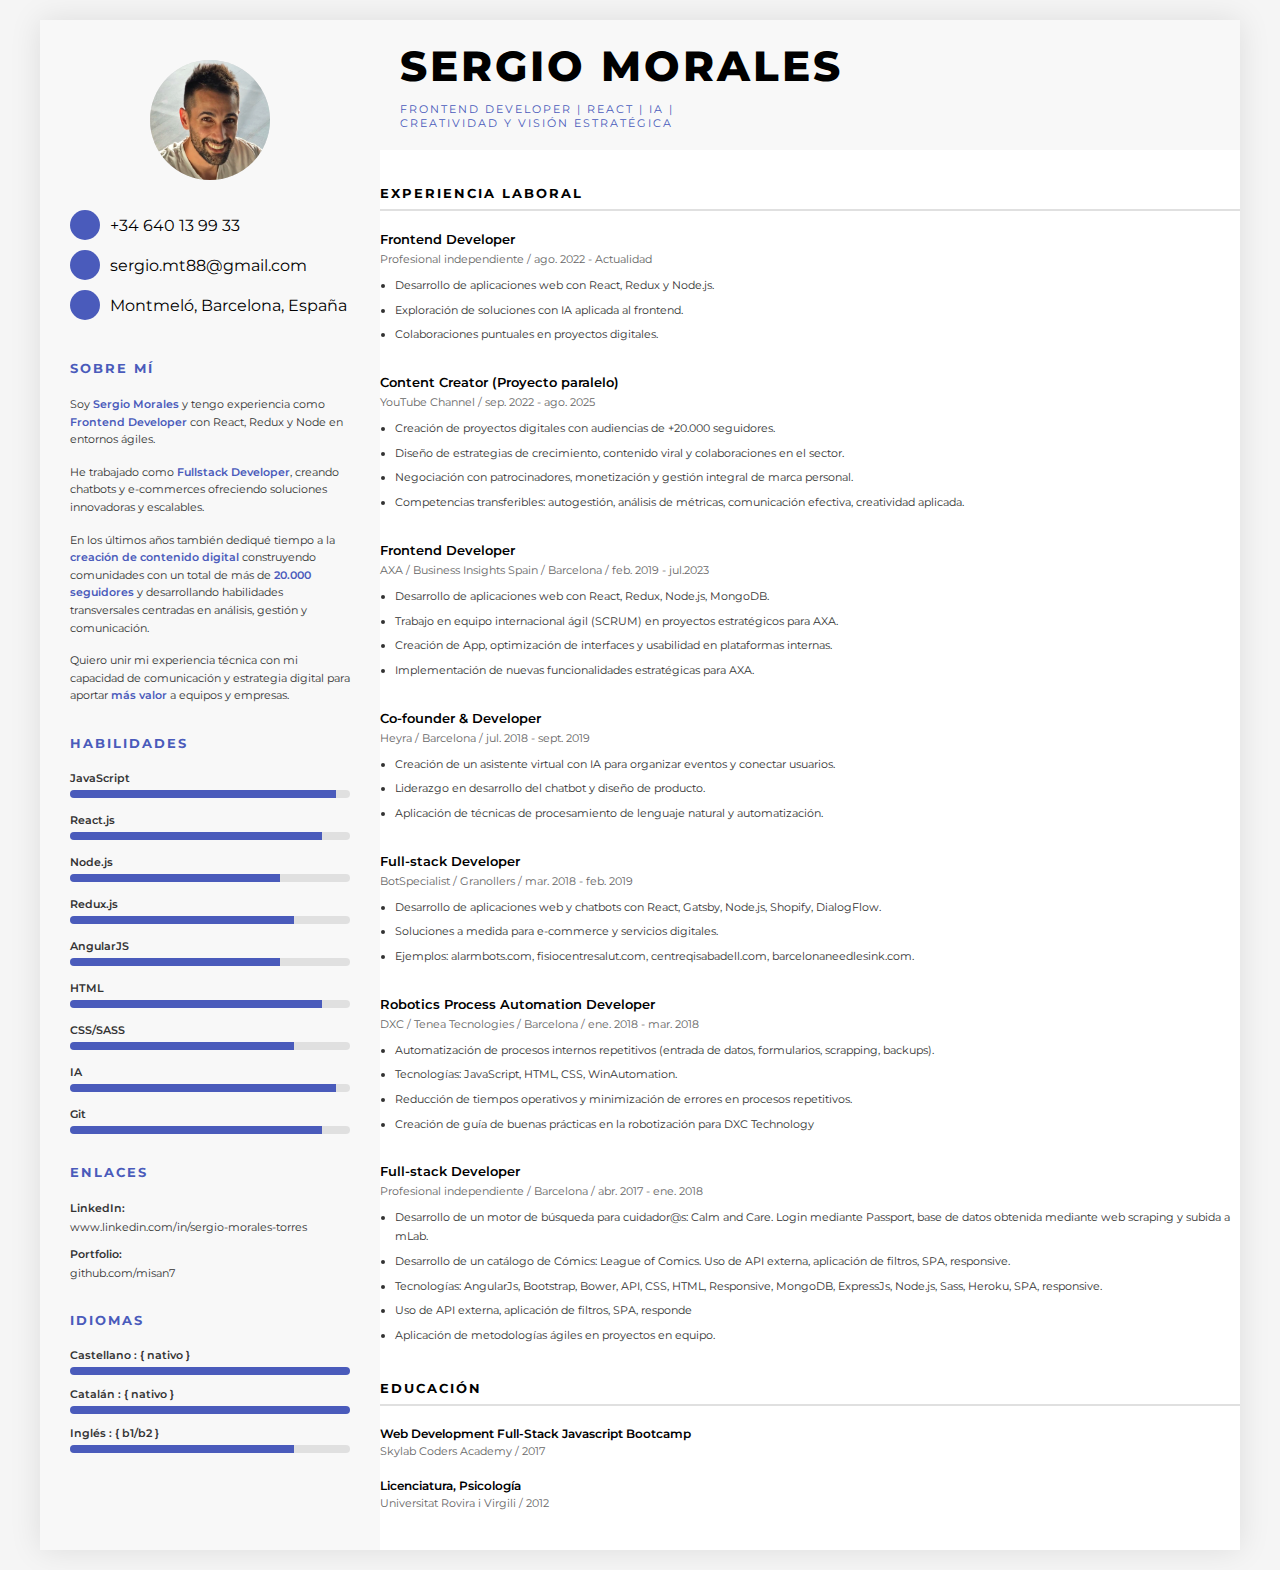
<file: index.html>
<!DOCTYPE html>
<html lang="es">
  <head>
    <meta charset="UTF-8" />
    <meta name="viewport" content="width=device-width, initial-scale=1.0" />
    <title>CV Sergio Morales</title>
    <link rel="stylesheet" href="styles.css" />
  </head>
  <body>
    <div class="container">
      <div class="sidebar">
        <img src="profile.png" alt="Profile" class="profile-img" />

        <div class="contact-info">
          <div class="contact-item">
            <div class="contact-icon"></div>
            <span>+34 640 13 99 33</span>
          </div>
          <div class="contact-item">
            <div class="contact-icon"></div>
            <span>sergio.mt88@gmail.com</span>
          </div>
          <div class="contact-item">
            <div class="contact-icon"></div>
            <span>Montmeló, Barcelona, España</span>
          </div>
        </div>

        <h2 class="section-title">Sobre mí</h2>
        <p class="about-text">
          Soy <span class="highlight">Sergio Morales</span> y tengo experiencia
          como <span class="highlight">Frontend Developer</span> con React,
          Redux y Node en entornos ágiles.
        </p>
        <p class="about-text">
          He trabajado como
          <span class="highlight">Fullstack Developer</span>, creando chatbots y
          e-commerces ofreciendo soluciones innovadoras y escalables.
        </p>
        <p class="about-text">
          En los últimos años también dediqué tiempo a la
          <span class="highlight">creación de contenido digital</span>
          construyendo comunidades con un total de más de
          <span class="highlight">20.000 seguidores</span> y desarrollando
          habilidades transversales centradas en análisis, gestión y
          comunicación.
        </p>
        <p class="about-text">
          Quiero unir mi experiencia técnica con mi capacidad de comunicación y
          estrategia digital para aportar
          <span class="highlight">más valor</span> a equipos y empresas.
        </p>

        <h2 class="section-title">Habilidades</h2>
        <div class="skill-item">
          <div class="skill-name">JavaScript</div>
          <div class="skill-bar">
            <div class="skill-fill" style="width: 95%"></div>
          </div>
        </div>
        <div class="skill-item">
          <div class="skill-name">React.js</div>
          <div class="skill-bar">
            <div class="skill-fill" style="width: 90%"></div>
          </div>
        </div>
        <div class="skill-item">
          <div class="skill-name">Node.js</div>
          <div class="skill-bar">
            <div class="skill-fill" style="width: 75%"></div>
          </div>
        </div>
        <div class="skill-item">
          <div class="skill-name">Redux.js</div>
          <div class="skill-bar">
            <div class="skill-fill" style="width: 80%"></div>
          </div>
        </div>
        <div class="skill-item">
          <div class="skill-name">AngularJS</div>
          <div class="skill-bar">
            <div class="skill-fill" style="width: 75%"></div>
          </div>
        </div>
        <div class="skill-item">
          <div class="skill-name">HTML</div>
          <div class="skill-bar">
            <div class="skill-fill" style="width: 90%"></div>
          </div>
        </div>
        <div class="skill-item">
          <div class="skill-name">CSS/SASS</div>
          <div class="skill-bar">
            <div class="skill-fill" style="width: 80%"></div>
          </div>
        </div>
        <div class="skill-item">
          <div class="skill-name">IA</div>
          <div class="skill-bar">
            <div class="skill-fill" style="width: 95%"></div>
          </div>
        </div>
        <div class="skill-item">
          <div class="skill-name">Git</div>
          <div class="skill-bar">
            <div class="skill-fill" style="width: 90%"></div>
          </div>
        </div>

        <h2 class="section-title">Enlaces</h2>
        <div class="link-item">
          <div class="link-label">LinkedIn:</div>
          <div class="link-url">www.linkedin.com/in/sergio-morales-torres</div>
        </div>
        <div class="link-item">
          <div class="link-label">Portfolio:</div>
          <div class="link-url">github.com/misan7</div>
        </div>

        <h2 class="section-title">Idiomas</h2>
        <div class="language-item">
          <div class="language-name">Castellano : { nativo }</div>
          <div class="skill-bar">
            <div class="skill-fill" style="width: 100%"></div>
          </div>
        </div>
        <div class="language-item">
          <div class="language-name">Catalán : { nativo }</div>
          <div class="skill-bar">
            <div class="skill-fill" style="width: 100%"></div>
          </div>
        </div>
        <div class="language-item">
          <div class="language-name">Inglés : { b1/b2 }</div>
          <div class="skill-bar">
            <div class="skill-fill" style="width: 80%"></div>
          </div>
        </div>
      </div>

      <div class="main-content">
        <div class="header">
          <h1 class="name">Sergio Morales</h1>
          <p class="subtitle">
            Frontend Developer | React | IA |<br />
            Creatividad y visión estratégica
          </p>
        </div>

        <h2 class="main-section-title">Experiencia Laboral</h2>

        <div class="job-entry">
          <div class="job-title">Frontend Developer</div>
          <div class="job-company">
            Profesional independiente / ago. 2022 - Actualidad
          </div>
          <div class="job-description">
            <ul>
              <li>
                Desarrollo de aplicaciones web con React, Redux y Node.js.
              </li>
              <li>Exploración de soluciones con IA aplicada al frontend.</li>
              <li>Colaboraciones puntuales en proyectos digitales.</li>
            </ul>
          </div>
        </div>

        <div class="job-entry">
          <div class="job-title">Content Creator (Proyecto paralelo)</div>
          <div class="job-company">YouTube Channel / sep. 2022 - ago. 2025</div>
          <div class="job-description">
            <ul>
              <li>
                Creación de proyectos digitales con audiencias de +20.000
                seguidores.
              </li>
              <li>
                Diseño de estrategias de crecimiento, contenido viral y
                colaboraciones en el sector.
              </li>
              <li>
                Negociación con patrocinadores, monetización y gestión integral
                de marca personal.
              </li>
              <li>
                Competencias transferibles: autogestión, análisis de métricas,
                comunicación efectiva, creatividad aplicada.
              </li>
            </ul>
          </div>
        </div>

        <div class="job-entry">
          <div class="job-title">Frontend Developer</div>
          <div class="job-company">
            AXA / Business Insights Spain / Barcelona / feb. 2019 - jul.2023
          </div>
          <div class="job-description">
            <ul>
              <li>
                Desarrollo de aplicaciones web con React, Redux, Node.js,
                MongoDB.
              </li>
              <li>
                Trabajo en equipo internacional ágil (SCRUM) en proyectos
                estratégicos para AXA.
              </li>
              <li>
                Creación de App, optimización de interfaces y usabilidad en
                plataformas internas.
              </li>
              <li>
                Implementación de nuevas funcionalidades estratégicas para AXA.
              </li>
            </ul>
          </div>
        </div>

        <div class="job-entry">
          <div class="job-title">Co-founder & Developer</div>
          <div class="job-company">
            Heyra / Barcelona / jul. 2018 - sept. 2019
          </div>
          <div class="job-description">
            <ul>
              <li>
                Creación de un asistente virtual con IA para organizar eventos y
                conectar usuarios.
              </li>
              <li>Liderazgo en desarrollo del chatbot y diseño de producto.</li>
              <li>
                Aplicación de técnicas de procesamiento de lenguaje natural y
                automatización.
              </li>
            </ul>
          </div>
        </div>

        <div class="job-entry">
          <div class="job-title">Full-stack Developer</div>
          <div class="job-company">
            BotSpecialist / Granollers / mar. 2018 - feb. 2019
          </div>
          <div class="job-description">
            <ul>
              <li>
                Desarrollo de aplicaciones web y chatbots con React, Gatsby,
                Node.js, Shopify, DialogFlow.
              </li>
              <li>
                Soluciones a medida para e-commerce y servicios digitales.
              </li>
              <li>
                Ejemplos: alarmbots.com, fisiocentresalut.com,
                centreqisabadell.com, barcelonaneedlesink.com.
              </li>
            </ul>
          </div>
        </div>

        <div class="job-entry">
          <div class="job-title">Robotics Process Automation Developer</div>
          <div class="job-company">
            DXC / Tenea Tecnologies / Barcelona / ene. 2018 - mar. 2018
          </div>
          <div class="job-description">
            <ul>
              <li>
                Automatización de procesos internos repetitivos (entrada de
                datos, formularios, scrapping, backups).
              </li>
              <li>Tecnologías: JavaScript, HTML, CSS, WinAutomation.</li>
              <li>
                Reducción de tiempos operativos y minimización de errores en
                procesos repetitivos.
              </li>
              <li>
                Creación de guía de buenas prácticas en la robotización para DXC
                Technology
              </li>
            </ul>
          </div>
        </div>

        <div class="job-entry">
          <div class="job-title">Full-stack Developer</div>
          <div class="job-company">
            Profesional independiente / Barcelona / abr. 2017 - ene. 2018
          </div>
          <div class="job-description">
            <ul>
              <li>
                Desarrollo de un motor de búsqueda para cuidador@s: Calm and
                Care. Login mediante Passport, base de datos obtenida mediante
                web scraping y subida a mLab.
              </li>
              <li>
                Desarrollo de un catálogo de Cómics: League of Comics. Uso de
                API externa, aplicación de filtros, SPA, responsive.
              </li>
              <li>
                Tecnologías: AngularJs, Bootstrap, Bower, API, CSS, HTML,
                Responsive, MongoDB, ExpressJs, Node.js, Sass, Heroku, SPA,
                responsive.
              </li>
              <li>Uso de API externa, aplicación de filtros, SPA, responde</li>
              <li>Aplicación de metodologías ágiles en proyectos en equipo.</li>
            </ul>
          </div>
        </div>

        <h2 class="main-section-title">Educación</h2>

        <div class="education-entry">
          <div class="education-title">
            Web Development Full-Stack Javascript Bootcamp
          </div>
          <div class="education-institution">Skylab Coders Academy / 2017</div>
        </div>

        <div class="education-entry">
          <div class="education-title">Licenciatura, Psicología</div>
          <div class="education-institution">
            Universitat Rovira i Virgili / 2012
          </div>
        </div>
      </div>
    </div>
  </body>
</html>
</file>
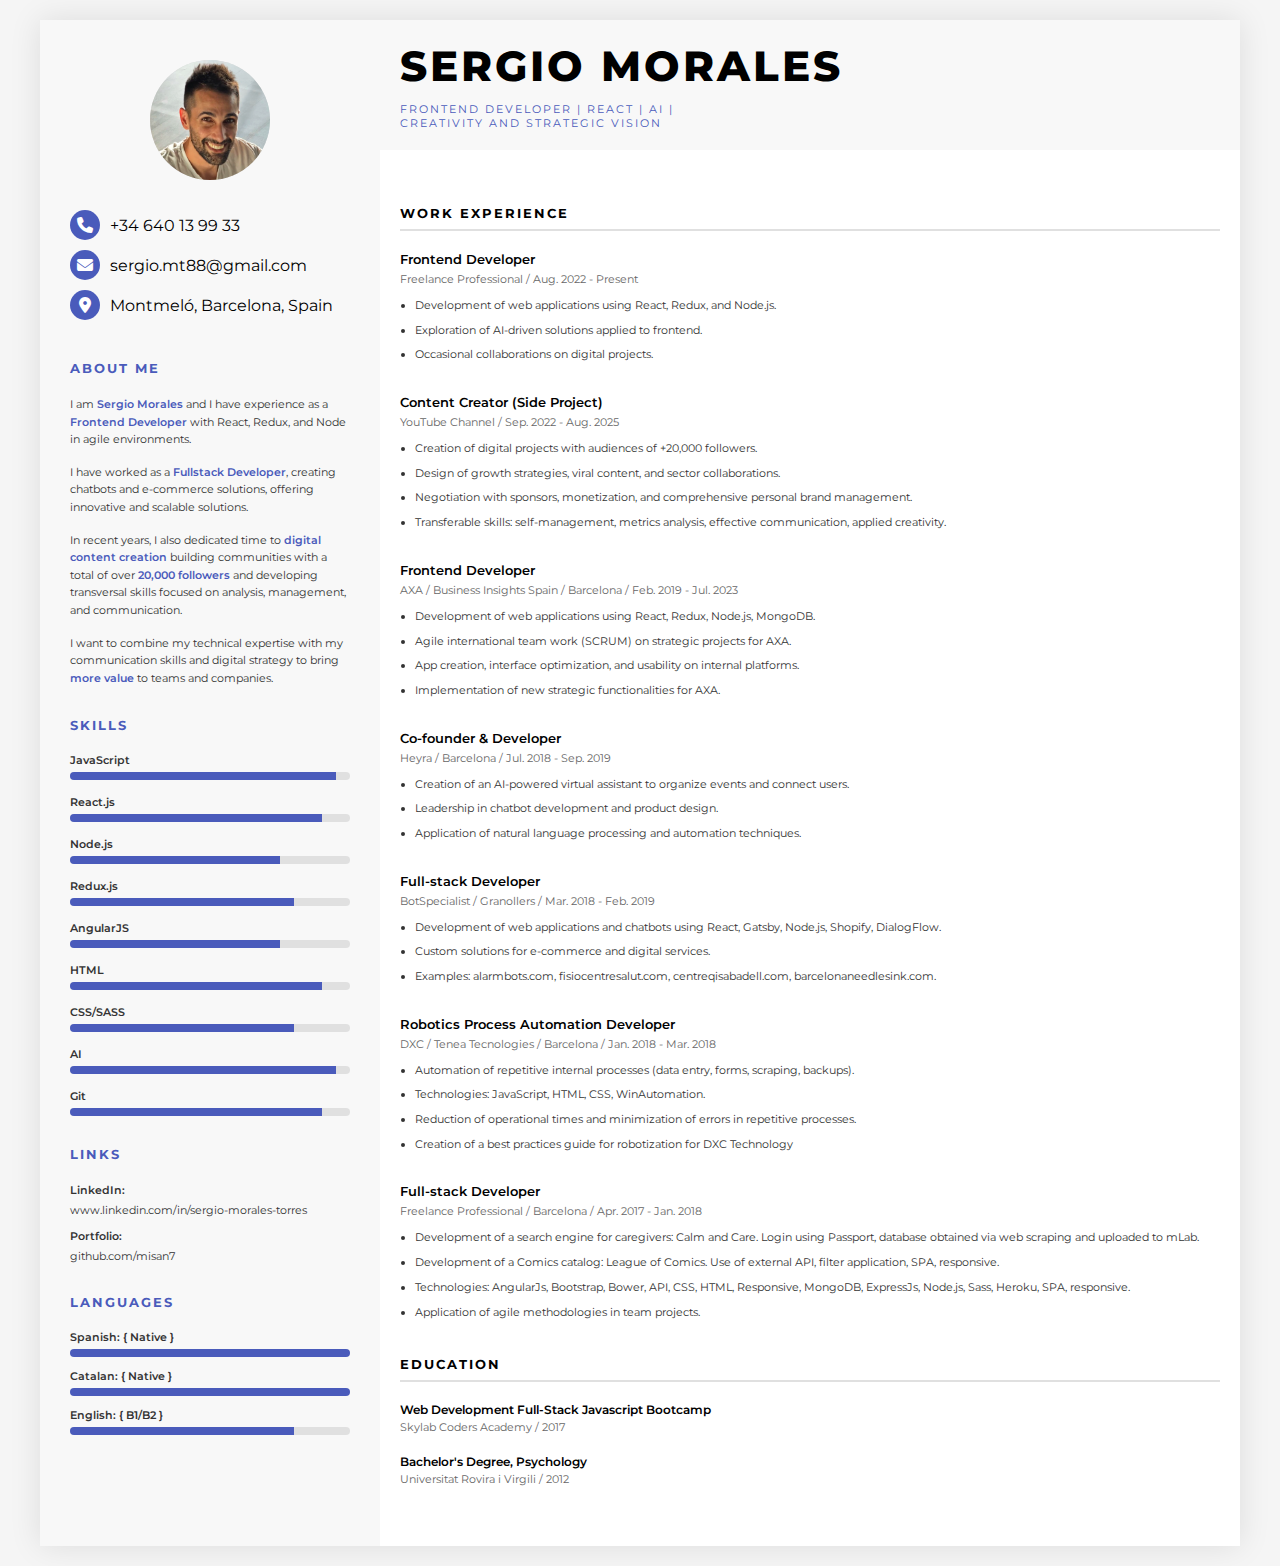
<file: index-en.html>
<!DOCTYPE html>
<html lang="en">
  <head>
    <meta charset="UTF-8" />
    <meta name="viewport" content="width=device-width, initial-scale=1.0" />
    <title>Sergio Morales CV</title>
    <link rel="stylesheet" href="styles.css" />
    <link
      rel="stylesheet"
      href="https://cdnjs.cloudflare.com/ajax/libs/font-awesome/6.5.2/css/all.min.css"
    />
  </head>
  <body>
    <div class="container">
      <div class="sidebar">
        <img src="profile.png" alt="Profile" class="profile-img" />

        <div class="contact-info">
          <div class="contact-item">
            <i class="fas fa-phone contact-icon" aria-hidden="true"></i></i>
            <span>+34 640 13 99 33</span>
          </div>
          <div class="contact-item">
            <i class="fas fa-envelope contact-icon" aria-hidden="true"></i></i>
            <span>sergio.mt88@gmail.com</span>
          </div>
          <div class="contact-item">
            <i class="fas fa-map-marker-alt contact-icon" aria-hidden="true"></i></i>
            <span>Montmeló, Barcelona, Spain</span>
          </div>
        </div>

        <h2 class="section-title">About Me</h2>
        <p class="about-text">
          I am <span class="highlight">Sergio Morales</span> and I have
          experience as a <span class="highlight">Frontend Developer</span> with
          React, Redux, and Node in agile environments.
        </p>
        <p class="about-text">
          I have worked as a
          <span class="highlight">Fullstack Developer</span>, creating chatbots
          and e-commerce solutions, offering innovative and scalable solutions.
        </p>
        <p class="about-text">
          In recent years, I also dedicated time to
          <span class="highlight">digital content creation</span>
          building communities with a total of over
          <span class="highlight">20,000 followers</span>
          and developing transversal skills focused on analysis, management, and
          communication.
        </p>
        <p class="about-text">
          I want to combine my technical expertise with my communication skills
          and digital strategy to bring
          <span class="highlight">more value</span> to teams and companies.
        </p>

        <h2 class="section-title">Skills</h2>
        <div class="skill-item">
          <div class="skill-name">JavaScript</div>
          <div class="skill-bar">
            <div class="skill-fill" style="width: 95%"></div>
          </div>
        </div>
        <div class="skill-item">
          <div class="skill-name">React.js</div>
          <div class="skill-bar">
            <div class="skill-fill" style="width: 90%"></div>
          </div>
        </div>
        <div class="skill-item">
          <div class="skill-name">Node.js</div>
          <div class="skill-bar">
            <div class="skill-fill" style="width: 75%"></div>
          </div>
        </div>
        <div class="skill-item">
          <div class="skill-name">Redux.js</div>
          <div class="skill-bar">
            <div class="skill-fill" style="width: 80%"></div>
          </div>
        </div>
        <div class="skill-item">
          <div class="skill-name">AngularJS</div>
          <div class="skill-bar">
            <div class="skill-fill" style="width: 75%"></div>
          </div>
        </div>
        <div class="skill-item">
          <div class="skill-name">HTML</div>
          <div class="skill-bar">
            <div class="skill-fill" style="width: 90%"></div>
          </div>
        </div>
        <div class="skill-item">
          <div class="skill-name">CSS/SASS</div>
          <div class="skill-bar">
            <div class="skill-fill" style="width: 80%"></div>
          </div>
        </div>
        <div class="skill-item">
          <div class="skill-name">AI</div>
          <div class="skill-bar">
            <div class="skill-fill" style="width: 95%"></div>
          </div>
        </div>
        <div class="skill-item">
          <div class="skill-name">Git</div>
          <div class="skill-bar">
            <div class="skill-fill" style="width: 90%"></div>
          </div>
        </div>

        <h2 class="section-title">Links</h2>
        <div class="link-item">
          <div class="link-label">LinkedIn:</div>
          <div class="link-url">www.linkedin.com/in/sergio-morales-torres</div>
        </div>
        <div class="link-item">
          <div class="link-label">Portfolio:</div>
          <div class="link-url">github.com/misan7</div>
        </div>

        <h2 class="section-title">Languages</h2>
        <div class="language-item">
          <div class="language-name">Spanish: { Native }</div>
          <div class="skill-bar">
            <div class="skill-fill" style="width: 100%"></div>
          </div>
        </div>
        <div class="language-item">
          <div class="language-name">Catalan: { Native }</div>
          <div class="skill-bar">
            <div class="skill-fill" style="width: 100%"></div>
          </div>
        </div>
        <div class="language-item">
          <div class="language-name">English: { B1/B2 }</div>
          <div class="skill-bar">
            <div class="skill-fill" style="width: 80%"></div>
          </div>
        </div>
      </div>

      <div class="main-content">
        <div class="header">
          <h1 class="name">Sergio Morales</h1>
          <p class="subtitle">
            Frontend Developer | React | AI |<br />
            Creativity and Strategic Vision
          </p>
        </div>
        <div class="main-section">


        <h2 class="main-section-title">Work Experience</h2>

        <div class="job-entry">
          <div class="job-title">Frontend Developer</div>
          <div class="job-company">
            Freelance Professional / Aug. 2022 - Present
          </div>
          <div class="job-description">
            <ul>
              <li>
                Development of web applications using React, Redux, and Node.js.
              </li>
              <li>Exploration of AI-driven solutions applied to frontend.</li>
              <li>Occasional collaborations on digital projects.</li>
            </ul>
          </div>
        </div>

        <div class="job-entry">
          <div class="job-title">Content Creator (Side Project)</div>
          <div class="job-company">YouTube Channel / Sep. 2022 - Aug. 2025</div>
          <div class="job-description">
            <ul>
              <li>
                Creation of digital projects with audiences of +20,000
                followers.
              </li>
              <li>
                Design of growth strategies, viral content, and sector
                collaborations.
              </li>
              <li>
                Negotiation with sponsors, monetization, and comprehensive
                personal brand management.
              </li>
              <li>
                Transferable skills: self-management, metrics analysis,
                effective communication, applied creativity.
              </li>
            </ul>
          </div>
        </div>

        <div class="job-entry">
          <div class="job-title">Frontend Developer</div>
          <div class="job-company">
            AXA / Business Insights Spain / Barcelona / Feb. 2019 - Jul. 2023
          </div>
          <div class="job-description">
            <ul>
              <li>
                Development of web applications using React, Redux, Node.js,
                MongoDB.
              </li>
              <li>
                Agile international team work (SCRUM) on strategic projects for
                AXA.
              </li>
              <li>
                App creation, interface optimization, and usability on internal
                platforms.
              </li>
              <li>Implementation of new strategic functionalities for AXA.</li>
            </ul>
          </div>
        </div>

        <div class="job-entry">
          <div class="job-title">Co-founder & Developer</div>
          <div class="job-company">
            Heyra / Barcelona / Jul. 2018 - Sep. 2019
          </div>
          <div class="job-description">
            <ul>
              <li>
                Creation of an AI-powered virtual assistant to organize events
                and connect users.
              </li>
              <li>Leadership in chatbot development and product design.</li>
              <li>
                Application of natural language processing and automation
                techniques.
              </li>
            </ul>
          </div>
        </div>

        <div class="job-entry">
          <div class="job-title">Full-stack Developer</div>
          <div class="job-company">
            BotSpecialist / Granollers / Mar. 2018 - Feb. 2019
          </div>
          <div class="job-description">
            <ul>
              <li>
                Development of web applications and chatbots using React,
                Gatsby, Node.js, Shopify, DialogFlow.
              </li>
              <li>Custom solutions for e-commerce and digital services.</li>
              <li>
                Examples: alarmbots.com, fisiocentresalut.com,
                centreqisabadell.com, barcelonaneedlesink.com.
              </li>
            </ul>
          </div>
        </div>

        <div class="job-entry">
          <div class="job-title">Robotics Process Automation Developer</div>
          <div class="job-company">
            DXC / Tenea Tecnologies / Barcelona / Jan. 2018 - Mar. 2018
          </div>
          <div class="job-description">
            <ul>
              <li>
                Automation of repetitive internal processes (data entry, forms,
                scraping, backups).
              </li>
              <li>Technologies: JavaScript, HTML, CSS, WinAutomation.</li>
              <li>
                Reduction of operational times and minimization of errors in
                repetitive processes.
              </li>
              <li>
                Creation of a best practices guide for robotization for DXC
                Technology
              </li>
            </ul>
          </div>
        </div>

        <div class="job-entry">
          <div class="job-title">Full-stack Developer</div>
          <div class="job-company">
            Freelance Professional / Barcelona / Apr. 2017 - Jan. 2018
          </div>
          <div class="job-description">
            <ul>
              <li>
                Development of a search engine for caregivers: Calm and Care.
                Login using Passport, database obtained via web scraping and
                uploaded to mLab.
              </li>
              <li>
                Development of a Comics catalog: League of Comics. Use of
                external API, filter application, SPA, responsive.
              </li>
              <li>
                Technologies: AngularJs, Bootstrap, Bower, API, CSS, HTML,
                Responsive, MongoDB, ExpressJs, Node.js, Sass, Heroku, SPA,
                responsive.
              </li>
              <li>Application of agile methodologies in team projects.</li>
            </ul>
          </div>
        </div>

        <h2 class="main-section-title">Education</h2>

        <div class="education-entry">
          <div class="education-title">
            Web Development Full-Stack Javascript Bootcamp
          </div>
          <div class="education-institution">Skylab Coders Academy / 2017</div>
        </div>

        <div class="education-entry">
          <div class="education-title">Bachelor's Degree, Psychology</div>
          <div class="education-institution">
            Universitat Rovira i Virgili / 2012
          </div>
        </div>
      </div>
    </div>
    </div>
  </body>
</html>
</file>
<file: styles.css>
@import url("https://fonts.googleapis.com/css2?family=Montserrat:wght@300;400;600;700;800&display=swap");

* {
  margin: 0;
  padding: 0;
  box-sizing: border-box;
}

body {
  font-family: "Montserrat", sans-serif;
  background: #f5f5f5;
  padding: 20px;
}

.container {
  max-width: 1200px;
  margin: 0 auto;
  background: white;
  box-shadow: 0 0 30px rgba(0, 0, 0, 0.1);
  display: grid;
  grid-template-columns: 340px 1fr;
  min-height: 100vh;
}

.sidebar {
  background: #f8f8f8;
  padding: 40px 30px;
}

.profile-img {
  width: 120px;
  height: 120px;
  border-radius: 50%;
  background: #ddd;
  margin: 0 auto 30px;
  display: block;
}

.contact-info {
  margin-bottom: 40px;
}

.contact-item {
  display: flex;
  align-items: center;
  margin-bottom: 10px;
  a {
    text-decoration: none;
    color: inherit;
  }
}

.contact-icon {
  color: #fff;
  width: 30px;
  height: 30px;
  background: #4a5bbb;
  border-radius: 50%;
  margin-right: 10px;
  display: flex !important;
  justify-content: center !important;
  align-items: center !important;
  flex-shrink: 0;
}

.section-title {
  color: #4a5bbb;
  font-size: 13px;
  font-weight: 700;
  letter-spacing: 2px;
  text-transform: uppercase;
  margin-bottom: 20px;
  margin-top: 30px;
}

.sidebar .section-title:first-of-type {
  margin-top: 0;
}

.about-text {
  font-size: 11px;
  line-height: 1.6;
  color: #333;
  margin-bottom: 15px;
}

.highlight {
  color: #4a5bbb;
  font-weight: 600;
}

.skill-item {
  margin-bottom: 15px;
}

.skill-name {
  font-size: 11px;
  color: #333;
  margin-bottom: 5px;
  font-weight: 600;
}

.skill-bar {
  height: 8px;
  background: #e0e0e0;
  border-radius: 4px;
  overflow: hidden;
}

.skill-fill {
  height: 100%;
  background: #4a5bbb;
}

.link-item {
  font-size: 11px;
  color: #333;
  margin-bottom: 10px;
  line-height: 1.5;
}

.link-label {
  font-weight: 600;
  display: block;
  margin-bottom: 3px;
}

.link-url {
  color: #666;
  word-break: break-all;
  text-decoration: none;
  color: inherit;
}

.language-item {
  margin-bottom: 12px;
}

.language-name {
  font-size: 11px;
  color: #333;
  margin-bottom: 5px;
  font-weight: 600;
}

.main-content {
  /* Si necesita padding solo en la parte superior/inferior, defínalo así: */
  padding-top: 0px;
  padding-bottom: 20px;
  padding-left: 0; /* Asegura que no haya espacio lateral a la izquierda */
  padding-right: 0; /* Asegura que no haya espacio lateral a la derecha */
  margin-top: 0;
}

.main-content .header {
  background-color: #f8f8f8; /* Color de fondo para que ocupe todo el ancho */
  color: black; /* Color del texto para asegurar la visibilidad */

  /* CLAVE: Asegura que el fondo ocupe todo el ancho del main-content */
  margin-left: 0;
  margin-right: 0;
  padding: 20px; /* Ajusta este valor para el espacio vertical y horizontal del texto */
}

.name {
  font-size: 42px;
  font-weight: 800;
  letter-spacing: 3px;
  text-transform: uppercase;
  margin-bottom: 10px;
}

.subtitle {
  font-size: 11px;
  color: #4a5bbb;
  letter-spacing: 2px;
  text-transform: uppercase;
  font-weight: 400;
}

.main-section {
  padding: 20px;
}

.main-section-title {
  font-size: 13px;
  font-weight: 700;
  letter-spacing: 2px;
  text-transform: uppercase;
  color: #000;
  margin-top: 35px;
  margin-bottom: 20px;
  padding-bottom: 8px;
  border-bottom: 2px solid #e0e0e0;
}

.job-entry {
  margin-bottom: 30px;
}

.job-title {
  font-size: 13px;
  font-weight: 600;
  color: #000;
  margin-bottom: 5px;
}

.job-company {
  font-size: 11px;
  color: #666;
  margin-bottom: 10px;
}

.job-description {
  font-size: 11px;
  line-height: 1.7;
  color: #333;
}

.job-description ul {
  margin-left: 15px;
  margin-top: 8px;
}

.job-description li {
  margin-bottom: 6px;
}

.education-entry {
  margin-bottom: 20px;
}

.education-title {
  font-size: 12px;
  font-weight: 600;
  color: #000;
  margin-bottom: 3px;
}

.education-institution {
  font-size: 11px;
  color: #666;
}

@media print {
  body {
    padding: 0;
    background: white;
  }
  .container {
    box-shadow: none;
  }
}
</file>
